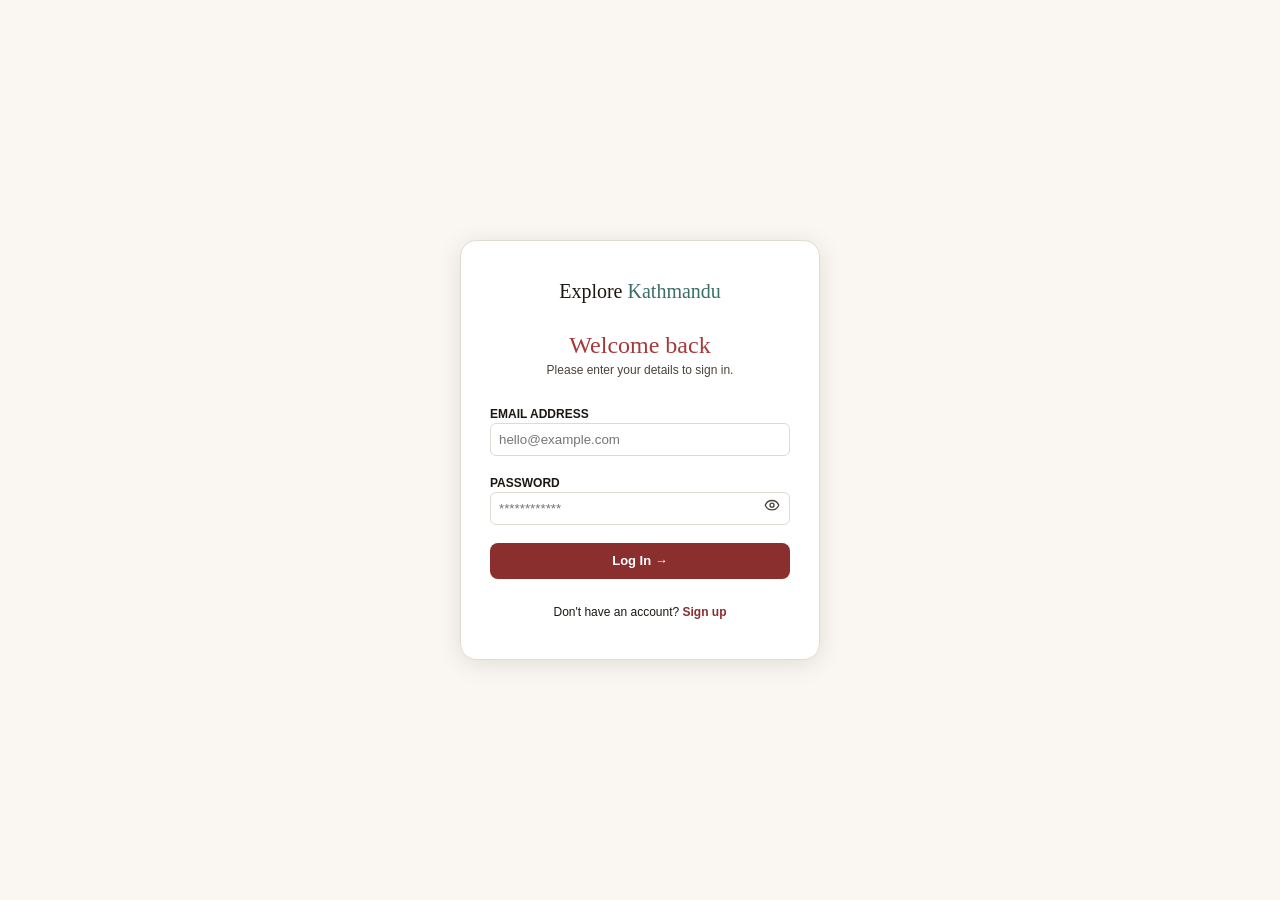
<file: login.html>
<!DOCTYPE html>
<html lang="en">
<head>
    <meta charset="UTF-8">
    <meta name="viewport" content="width=device-width, initial-scale=1.0">
    <link rel="stylesheet" href="./css/style.css">
    <title>Explore Kathmandu | Log In</title>
    <style>
        .login-btn {
            background-color: var(--tertiary);
            color: white;
            padding: 8px 32px;
            border-radius: 8px;
            font-size: small;
            font-weight: 600;
        }

        .signup-page-switch {
            color: var(--tertiary);
            font-weight: bold;
        }

        .signup-page-switch:hover {
            color: var(--tertiary-hover);
            text-decoration: underline;
        }

        .login-btn:hover {
            background-color: var(--tertiary-hover);
            transition: all ease 0.3s;
        }

        main {
            min-height: 100vh;
            display: flex;
            align-items: center;
        }

        .form-container {
            width: 360px;
            margin: 0 auto;
            padding: 36px 24px;
            display: flex;
            flex-direction: column;
            align-items: center;
            gap: 24px;
            background-color: var(--surface);
            border: 1px solid var(--border);
            border-radius: 16px;
            box-shadow: 0px 4px 24px rgba(0, 0, 0, 0.1);
        }

        h5 span {
            color: var(--primary);
        }

        h5:hover {
            cursor: pointer;

            span {
                color: var(--primary-hover);
            }
        }

        .login-title {
            display: flex;
            flex-direction: column;
            align-items: center;
        }

        .login-title h4 {
            color: var(--tertiary-hover);
        }

        .login-title p {
            color: var(--text-secondary);
        }

        .login-form {
            display: flex;
            flex-direction: column;
            gap: 18px;
        }

        .input {
            width: 300px;
            display: flex;
            flex-direction: column;
        }

        .input-field {
            outline: none;
            border: 1px solid var(--border);
            padding: 8px 8px;
            border-radius: 6px;
        }

        .input-field:focus {
            border: 1px solid var(--tertiary);
            transition: all ease-in-out 0.3s;
        }

        .password-wrapper {
            position: relative;
        }

        .password-wrapper .input-field {
            width: 100%;
            box-sizing: border-box;
            padding-right: 40px;
        }

        .show-password {
            position: absolute;
            right: 10px;
            top: 50%;
            transform: translateY(-50%);

            padding: 0;
            border: none;
            background: none;

            color: var(--text-secondary);
            cursor: pointer;
            font-size: 16px;
        }

        .show-password:hover {
            color: var(--tertiary);
        }
    </style>
</head>

<body>
    <main>
        <div class="form-container">
            <a href="./index.html">
                <h5 class="heading-5">Explore <span>Kathmandu</span></h5>
            </a>
            <div class="login-title">
                <h4 class="heading-4">Welcome back</h4>
                <p class="category-text">Please enter your details to sign in.</p>
            </div>
            <form action="" class="login-form">
                <div class="input">
                    <label for="email" class="caption">EMAIL ADDRESS</label>
                    <input type="email" name="email" id="email" class="input-field" placeholder="hello@example.com"
                        required>
                </div>
                <div class="input">
                    <label for="password" class="caption">PASSWORD</label>

                    <div class="password-wrapper">
                        <input type="password" name="password" id="password" class="input-field"
                            placeholder="************" required>

                        <button type="button" class="show-password" onclick="togglePassword('password', this)"
                            aria-label="Show password">
                            <svg xmlns="http://www.w3.org/2000/svg" width="16" height="16" viewBox="0 0 24 24"
                                fill="none" stroke="currentColor" stroke-width="2" stroke-linecap="round"
                                stroke-linejoin="round" class="lucide lucide-eye-icon lucide-eye">
                                <path
                                    d="M2.062 12.348a1 1 0 0 1 0-.696 10.75 10.75 0 0 1 19.876 0 1 1 0 0 1 0 .696 10.75 10.75 0 0 1-19.876 0" />
                                <circle cx="12" cy="12" r="3" />
                            </svg>
                        </button>
                    </div>
                </div>
                <div class="input">
                    <button class="login-btn">Log In &rarr;</button>
                </div>
            </form>
            <div class="no_account category-text">
                Don't have an account? <a href="./signup.html" class="signup-page-switch">Sign up</a>
            </div>
        </div>
    </main>
    <script>
        function togglePassword(inputId, button) {
            const input = document.getElementById(inputId);

            const eyeIcon = `
            <svg xmlns="http://www.w3.org/2000/svg"
                width="16"
                height="16"
                viewBox="0 0 24 24"
                fill="none"
                stroke="currentColor"
                stroke-width="2"
                stroke-linecap="round"
                stroke-linejoin="round">
                <path d="M2 12s3.5-7 10-7 10 7 10 7-3.5 7-10 7S2 12 2 12Z"/>
                <circle cx="12" cy="12" r="3"/>
            </svg>
        `;

            const eyeOffIcon = `
            <svg xmlns="http://www.w3.org/2000/svg"
                width="16"
                height="16"
                viewBox="0 0 24 24"
                fill="none"
                stroke="currentColor"
                stroke-width="2"
                stroke-linecap="round"
                stroke-linejoin="round">
                <path d="M10.733 5.076a10.744 10.744 0 0 1 11.205 6.575 1 1 0 0 1 0 .696 10.747 10.747 0 0 1-1.444 2.49"/>
                <path d="M14.084 14.158a3 3 0 0 1-4.242-4.242"/>
                <path d="M17.479 17.499a10.75 10.75 0 0 1-15.417-5.151 1 1 0 0 1 0-.696 10.75 10.75 0 0 1 4.446-5.143"/>
                <path d="m2 2 20 20"/>
            </svg>
        `;

            if (input.type === "password") {
                input.type = "text";
                button.innerHTML = eyeOffIcon;
                button.setAttribute("aria-label", "Hide password");
            } else {
                input.type = "password";
                button.innerHTML = eyeIcon;
                button.setAttribute("aria-label", "Show password");
            }
        }

        const form = document.querySelector(".login-form");

        form.addEventListener("submit", function (event) {
            event.preventDefault();

            const email = document.getElementById("email").value.trim();
            const password = document.getElementById("password").value;

            if (!email || !password) {
                alert("Please fill in all fields.");
                return;
            }

            // very simple: just mark as logged in
            // (you can later make it check against a real account)
            const existingName = sessionStorage.getItem("userName") || "Traveller";
            sessionStorage.setItem("userName", existingName);
            sessionStorage.setItem("userEmail", email);
            sessionStorage.setItem("isLoggedIn", "true");

            window.location.href = "./profile.html";
        });
    </script>
</body>

</html>
</file>
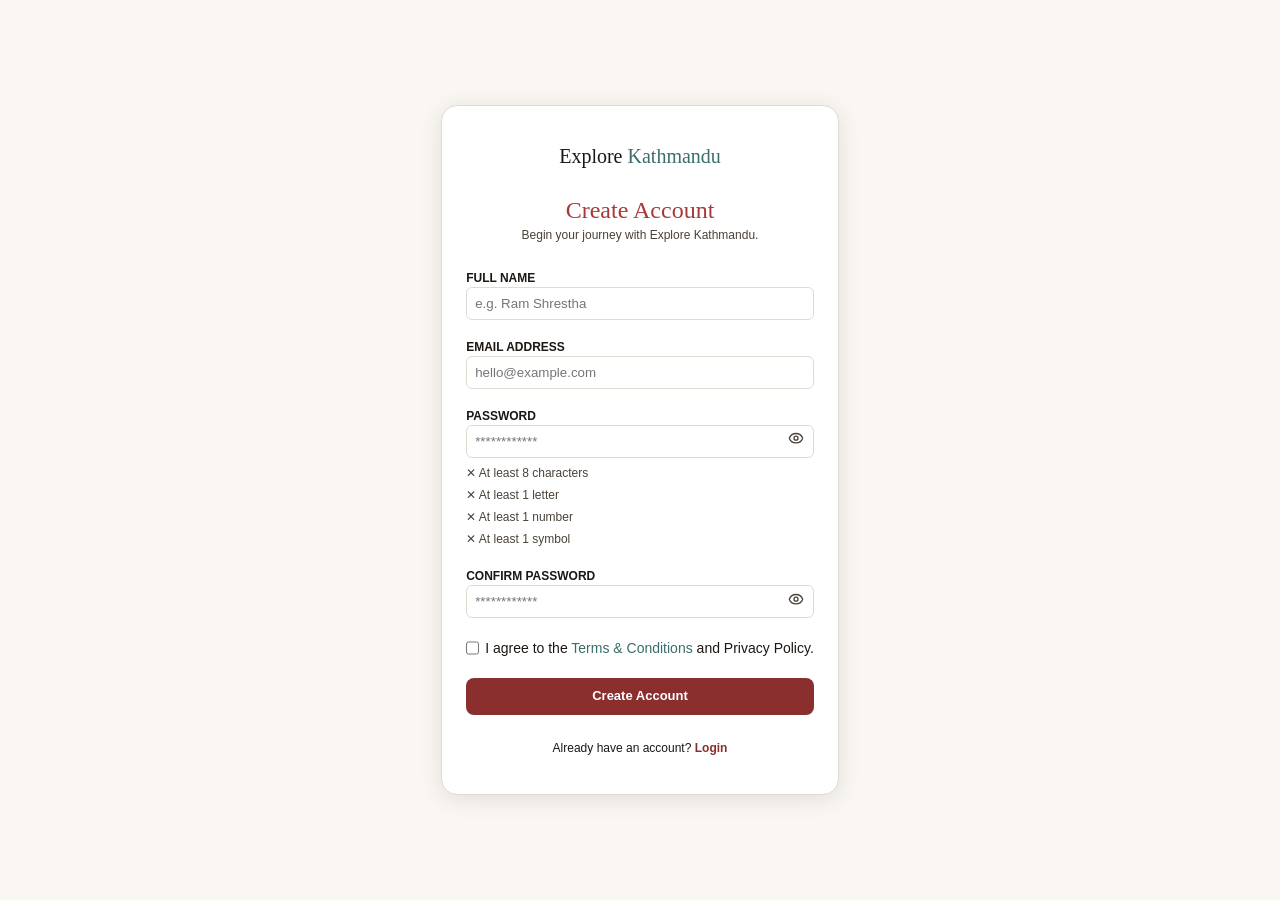
<file: signup.html>
<!DOCTYPE html>
<html lang="en">

<head>
    <meta charset="UTF-8">
    <meta name="viewport" content="width=device-width, initial-scale=1.0">
    <link rel="stylesheet" href="./css/style.css">
    <title>Explore Kathmandu | Create Account</title>
    <style>
        .create-account-btn {
            background-color: var(--tertiary);
            color: white;
            padding: 8px 32px;
            border-radius: 8px;
            font-size: small;
            font-weight: 600;
        }

        .login-page-switch {
            color: var(--tertiary);
            font-weight: bold;
        }

        .login-page-switch:hover {
            color: var(--tertiary-hover);
            text-decoration: underline;
        }

        .create-account-btn:hover {
            background-color: var(--tertiary-hover);
            transition: all ease 0.3s;
        }

        main {
            min-height: 100vh;
            display: flex;
            align-items: center;
        }

        .form-container {
            width: fit-content;
            margin: 0 auto;
            padding: 36px 24px;
            display: flex;
            flex-direction: column;
            align-items: center;
            gap: 24px;
            background-color: var(--surface);
            border: 1px solid var(--border);
            border-radius: 16px;
            box-shadow: 0px 4px 24px rgba(0, 0, 0, 0.1);
        }

        h5 span {
            color: var(--primary);
        }

        h5:hover {
            cursor: pointer;

            span {
                color: var(--primary-hover);
            }
        }

        .signup-title {
            display: flex;
            flex-direction: column;
            align-items: center;
        }

        .signup-title h4 {
            color: var(--tertiary-hover);
        }

        .signup-title p {
            color: var(--text-secondary);
        }

        .signup-form {
            display: flex;
            flex-direction: column;
            gap: 18px;
        }

        .input {
            display: flex;
            flex-direction: column;
        }

        .input-field {
            outline: none;
            border: 1px solid var(--border);
            padding: 8px 8px;
            border-radius: 6px;
        }

        .input-field:focus {
            border: 1px solid var(--tertiary);
            transition: all ease-in-out 0.3s;
        }

        .terms {
            display: flex;
            flex-direction: row;
            justify-content: center;
            gap: 6px;
        }

        .terms label span {
            color: var(--primary);
        }

        .terms label span:hover {
            cursor: pointer;
            color: var(--primary-hover);
            transition: all ease-in-out 0.3s;
        }

        .password-wrapper {
            position: relative;
        }

        .password-wrapper .input-field {
            width: 100%;
            box-sizing: border-box;
            padding-right: 40px;
        }

        .show-password {
            position: absolute;
            right: 10px;
            top: 50%;
            transform: translateY(-50%);

            padding: 0;
            border: none;
            background: none;

            color: var(--text-secondary);
            cursor: pointer;
            font-size: 16px;
        }

        .show-password:hover {
            color: var(--tertiary);
        }

        .password-requirements {
            display: flex;
            flex-direction: column;
            gap: 3px;
            margin-top: 6px;
        }

        .password-requirements p {
            margin: 0;
            font-size: 12px;
            color: var(--text-secondary);
        }

        .password-requirements p.valid {
            color: var(--primary);
        }
    </style>
</head>

<body>
    <main>
        <div class="form-container">
            <a href="./index.html">
                <h5 class="heading-5">Explore <span>Kathmandu</span></h5>
            </a>
            <div class="signup-title">
                <h4 class="heading-4">Create Account</h4>
                <p class="category-text">Begin your journey with Explore Kathmandu.</p>
            </div>
            <form action="" class="signup-form">
                <div class="input">
                    <label for="fullname" class="caption">FULL NAME</label>
                    <input type="text" name="fullname" id="fullname" class="input-field" placeholder="e.g. Ram Shrestha"
                        required>
                </div>
                <div class="input">
                    <label for="email" class="caption">EMAIL ADDRESS</label>
                    <input type="email" name="email" id="email" class="input-field" placeholder="hello@example.com"
                        required>
                </div>
                <div class="input">
                    <label for="password" class="caption">PASSWORD</label>

                    <div class="password-wrapper">
                        <input type="password" name="password" id="password" class="input-field"
                            placeholder="************" required>

                        <button type="button" class="show-password" onclick="togglePassword('password', this)"
                            aria-label="Show password">
                            <svg xmlns="http://www.w3.org/2000/svg" width="16" height="16" viewBox="0 0 24 24"
                                fill="none" stroke="currentColor" stroke-width="2" stroke-linecap="round"
                                stroke-linejoin="round" class="lucide lucide-eye-icon lucide-eye">
                                <path
                                    d="M2.062 12.348a1 1 0 0 1 0-.696 10.75 10.75 0 0 1 19.876 0 1 1 0 0 1 0 .696 10.75 10.75 0 0 1-19.876 0" />
                                <circle cx="12" cy="12" r="3" />
                            </svg>
                        </button>
                    </div>
                    <div class="password-requirements">
                        <p id="length-check">✕ At least 8 characters</p>
                        <p id="letter-check">✕ At least 1 letter</p>
                        <p id="number-check">✕ At least 1 number</p>
                        <p id="symbol-check">✕ At least 1 symbol</p>
                    </div>
                </div>

                <div class="input">
                    <label for="password-confirm" class="caption">CONFIRM PASSWORD</label>

                    <div class="password-wrapper">
                        <input type="password" name="password-confirm" id="password-confirm" class="input-field"
                            placeholder="************" required>

                        <button type="button" class="show-password" onclick="togglePassword('password-confirm', this)"
                            aria-label="Show password">
                            <svg xmlns="http://www.w3.org/2000/svg" width="16" height="16" viewBox="0 0 24 24"
                                fill="none" stroke="currentColor" stroke-width="2" stroke-linecap="round"
                                stroke-linejoin="round" class="lucide lucide-eye-icon lucide-eye">
                                <path
                                    d="M2.062 12.348a1 1 0 0 1 0-.696 10.75 10.75 0 0 1 19.876 0 1 1 0 0 1 0 .696 10.75 10.75 0 0 1-19.876 0" />
                                <circle cx="12" cy="12" r="3" />
                            </svg>
                        </button>
                    </div>
                </div>
                <div class="terms">
                    <input type="checkbox" name="terms&conditions" id="terms&conditions"> <label for="terms&conditions"
                        class="body-small">I agree to the <span>Terms & Conditions</span> and Privacy Policy.</label>
                </div>
                <div class="input">
                    <button class="create-account-btn">Create Account</button>
                </div>
            </form>
            <div class="already_have_an_account category-text">
                Already have an account? <a href="./login.html" class="login-page-switch">Login</a>
            </div>
        </div>
    </main>
    <script>
        function togglePassword(inputId, button) {
            const input = document.getElementById(inputId);

            const eyeIcon = `
            <svg xmlns="http://www.w3.org/2000/svg"
                width="16"
                height="16"
                viewBox="0 0 24 24"
                fill="none"
                stroke="currentColor"
                stroke-width="2"
                stroke-linecap="round"
                stroke-linejoin="round">
                <path d="M2 12s3.5-7 10-7 10 7 10 7-3.5 7-10 7S2 12 2 12Z"/>
                <circle cx="12" cy="12" r="3"/>
            </svg>
        `;

            const eyeOffIcon = `
            <svg xmlns="http://www.w3.org/2000/svg"
                width="16"
                height="16"
                viewBox="0 0 24 24"
                fill="none"
                stroke="currentColor"
                stroke-width="2"
                stroke-linecap="round"
                stroke-linejoin="round">
                <path d="M10.733 5.076a10.744 10.744 0 0 1 11.205 6.575 1 1 0 0 1 0 .696 10.747 10.747 0 0 1-1.444 2.49"/>
                <path d="M14.084 14.158a3 3 0 0 1-4.242-4.242"/>
                <path d="M17.479 17.499a10.75 10.75 0 0 1-15.417-5.151 1 1 0 0 1 0-.696 10.75 10.75 0 0 1 4.446-5.143"/>
                <path d="m2 2 20 20"/>
            </svg>
        `;

            if (input.type === "password") {
                input.type = "text";
                button.innerHTML = eyeOffIcon;
                button.setAttribute("aria-label", "Hide password");
            } else {
                input.type = "password";
                button.innerHTML = eyeIcon;
                button.setAttribute("aria-label", "Show password");
            }
        }


        // Password validation
        const password = document.getElementById("password");

        password.addEventListener("input", function () {

            const value = password.value;

            const hasLength = value.length >= 8;
            const hasLetter = /[A-Za-z]/.test(value);
            const hasNumber = /[0-9]/.test(value);
            const hasSymbol = /[^A-Za-z0-9]/.test(value);

            updateRequirement("length-check", hasLength);
            updateRequirement("letter-check", hasLetter);
            updateRequirement("number-check", hasNumber);
            updateRequirement("symbol-check", hasSymbol);
        });


        function updateRequirement(id, valid) {

            const requirement = document.getElementById(id);

            if (valid) {
                requirement.textContent = "✓ " + requirement.textContent.substring(2);
                requirement.classList.add("valid");
            } else {
                requirement.textContent = "✕ " + requirement.textContent.substring(2);
                requirement.classList.remove("valid");
            }
        }

        const form = document.querySelector(".signup-form");

        form.addEventListener("submit", function (event) {
            event.preventDefault();   // stop the page from reloading

            const name = document.getElementById("fullname").value.trim();
            const email = document.getElementById("email").value.trim();
            const password = document.getElementById("password").value;
            const confirmPassword = document.getElementById("password-confirm").value;
            const terms = document.getElementById("terms&conditions").checked;

            // keep your existing password checks
            const validPassword =
                password.length >= 8 &&
                /[A-Za-z]/.test(password) &&
                /[0-9]/.test(password) &&
                /[^A-Za-z0-9]/.test(password);

            if (!validPassword) {
                document.getElementById("password").focus();
                alert("Please create a password that meets all the requirements.");
                return;
            }

            if (password !== confirmPassword) {
                document.getElementById("password-confirm").focus();
                alert("Passwords do not match.");
                return;
            }

            if (!terms) {
                alert("Please agree to the Terms & Conditions.");
                return;
            }

            if (!name) {
                alert("Please enter your full name.");
                return;
            }

            // NEW: save the name temporarily and go to profile
            sessionStorage.setItem("userName", name);
            sessionStorage.setItem("userEmail", email);
            sessionStorage.setItem("isLoggedIn", "true");

            window.location.href = "./profile.html";
        });
    </script>
</body>

</html>
</file>
<file: css/style.css>
:root {
    /* colors */
    --primary: #3B6D6A;
    --primary-hover: #4F8F8B;
    --secondary: #D4AF37;
    --secondary-hover: #E6C25E;
    --tertiary: #8A2E2E;
    --tertiary-hover: #A63A3A;
    --footer-bg: #161513;

    --text-primary: #1C1712;
    --text-secondary: #4A4239;
    --text-tertiary: #7A7368;
    --background: #FAF7F2;
    --surface: #FFFFFF;
    --surface-hover: #EDE7DD;
    --border: #E0DBD2;
    --border-hover: #CFC7BC;


    /* fonts */
    --headings: "Libre Baskerville", serif;
    --body-text: "Plus Jakarta Sans", sans-serif;
}

.dark-theme {
    --text-primary: #F3F1EE;
    --text-secondary: #C8C2B8;
    --text-tertiary: #8E867A;
    --background: #1C1712;
    --surface: #251F1A;
    --surface-hover: #3A3129;
    --border: #4A4239;
    --border-hover: #6A5D4D;
    --footer-bg: #161513;
}

* {
    margin: 0;
    padding: 0;
    box-sizing: border-box;
}

html {
    scroll-behavior: smooth;
}

body {
    font-family: var(--body-text);
    color: var(--text-primary);
    background-color: var(--background);
    line-height: 1.6;
    transition: background-color 0.3s, color 0.3s;
}

h1,
h2,
h3,
h4,
h5,
h6 {
    font-family: var(--headings);
    color: var(--text-primary);
}

img {
    max-width: 100%;
    height: auto;
    display: block;
}

a {
    text-decoration: none;
    color: inherit;
}

ul {
    list-style: none;
}

button {
    cursor: pointer;
    border: none;
    font: inherit;
    background: none;
}

.container {
    width: min(90%, 1200px);
    margin: 0 auto;
}

/* consistent font styles */

.display-text {
    font-family: var(--headings);
    font-size: 56px;
    line-height: 72px;
    font-weight: 600;
}

.heading-1 {
    font-family: var(--headings);
    font-size: 48px;
    line-height: 56px;
    font-weight: 700;
}

.heading-2 {
    font-family: var(--headings);
    font-size: 40px;
    line-height: 48px;
    font-weight: 400;
}

.heading-3 {
    font-family: var(--headings);
    font-size: 32px;
    line-height: 40px;
    font-weight: 400;
}

.heading-4 {
    font-family: var(--headings);
    font-size: 24px;
    line-height: 32px;
    font-weight: 400;
}

.heading-5 {
    font-family: var(--headings);
    font-size: 20px;
    line-height: 28px;
    font-weight: 400;
}

.body-large {
    font-family: var(--body-text);
    font-size: 18px;
    line-height: 30px;
    font-weight: 400;
}

.body {
    font-family: var(--body-text);
    font-size: 16px;
    line-height: 28px;
    font-weight: 400;
}

.body-small {
    font-family: var(--body-text);
    font-size: 14px;
    line-height: 24px;
    font-weight: 400;
}

.caption {
    font-family: var(--body-text);
    font-size: 12px;
    line-height: 18px;
    font-weight: 700;
}

.category-text {
    font-family: var(--body-text);
    font-size: 12px;
    font-weight: 400;
}

.navigation-text {
    font-family: var(--body-text);
    font-size: 16px;
    font-weight: 500;
    border-bottom: 3px solid transparent;
    opacity: 0.7;
    transition:
        border-color 0.3s ease,
        opacity 0.3s ease;
}

.navigation-text:hover {
    border-bottom-color: var(--primary-hover);
    opacity: 1;
}

.footer-navigation-text {
    color: #E0DBD2;
    width: fit-content;
    font-family: var(--body-text);
    font-size: 14px;
    font-weight: 300;
    border-bottom: 2px solid transparent;
    opacity: 0.7;
    transition:
        border-color 0.3s ease,
        opacity 0.3s ease;
}

.footer-navigation-text:hover {
    border-bottom-color: var(--primary-hover);
    opacity: 1;
}

/* button styling */
.primary-btn {
    background-color: var(--tertiary);
    color: white;
    padding: 8px 32px;
    border-radius: 24px;
    font-size: small;
    font-weight: 600;
}

.primary-btn:hover {
    background-color: var(--tertiary-hover);
    transition: all ease 0.3s;
}

.outline-btn {
    color: var(--tertiary);
    padding: 6px 32px;
    border: 2px solid var(--tertiary);
    border-radius: 24px;
    font-size: small;
    font-weight: 600;
}

.outline-btn:hover {
    background-color: var(--tertiary);
    color: white;
    transition: all ease 0.3s;
}

.secondary-btn {
    background-color: var(--primary);
    color: white;
    padding: 8px 32px;
    border-radius: 24px;
    font-size: small;
    font-weight: 600;
}

.secondary-btn:hover {
    background-color: var(--primary-hover);
    transition: all ease 0.3s;
}

/* logo styling */
.logo {
    color: var(--text-primary);
}

.logo a span {
    color: var(--primary);
}

/* nav bar styling */
nav {
    background-color: var(--surface);
}

.nav-active {
    opacity: 1;
    border-bottom: 3px solid var(--primary-hover);
}

.nav {
    padding: 8px 0px;
    width: min(90%, 1200px);
    margin: 0 auto;
    display: flex;
    flex-direction: row;
    justify-content: space-between;
    align-items: center;
}

.nav .nav-menu-container {
    display: flex;
    flex-direction: row;
    gap: 18px;
}

.nav .nav-menu {
    display: flex;
    flex-direction: row;
    gap: 24px;
}

.nav .config {
    display: flex;
    flex-direction: row;
    justify-content: center;
    align-items: center;
    gap: 8px;
}

.theme-toggle {
    width: 20px;
    height: 20px;

    display: flex;
    align-items: center;
    justify-content: center;

    border: none;
    background: none;
    padding: 0;
    cursor: pointer;
}

.theme-toggle:hover .nav-icon {
    color: var(--primary-hover);
    transform: rotate(20deg);
}

.nav-icon {
    width: 20px;
    height: 20px;
    display: block;

    color: var(--text-primary);

    transition:
        color 0.3s ease,
        transform 0.3s ease;
}

.sun-icon {
    display: none;
}

.dark-theme .moon-icon {
    display: none;
}

.dark-theme .sun-icon {
    display: block;
}

/* title styling */

.title-container {
    max-width: 560px;
    margin: 0 auto;
    display: flex;
    flex-direction: column;
    align-items: center;
    justify-content: center;
}

.title-container .title-top {
    color: var(--tertiary);
}

.title-container .title-main {
    color: var(--text-primary);
}

.title-container .title-description {
    text-align: center;
    color: var(--text-secondary);
}


/* destinaton card styling */

.destination-card {
    display: flex;
    flex-direction: column;
    width: 100%;
    max-width: 388px;
    background: var(--surface);
    border: 1px solid var(--border);
    border-radius: 24px;
    overflow: hidden;
    box-sizing: border-box;
    box-shadow: 0px 2px 24px rgba(0, 0, 0, 0.08);
    transition: box-shadow ease-in 0.3s;
}

.destination-card:hover {
    box-shadow: 0px 2px 24px rgba(0, 0, 0, 0.18);
}

.destination-img img {
    transition: transform 0.6s ease-in-out;
}

.destination-card:hover .destination-img img {
    transform: scale(1.2);
}

.destination-img {
    position: relative;
    width: 100%;
    height: 240px;
    overflow: hidden;
}

.destination-img img {
    width: 100%;
    height: 100%;
    display: block;
    object-fit: cover;
}

.destination-settings {
    position: absolute;
    top: 16px;
    left: 20px;
    right: 20px;
    display: flex;
    justify-content: space-between;
    align-items: center;
}

/* Category */

.destination-category {
    min-width: 120px;
    min-height: 30px;
    padding: 2px 16px;
    display: flex;
    align-items: center;
    justify-content: center;
    background: var(--surface-hover);
    color: var(--text-secondary);
    border: 1px solid var(--text-tertiary);
    border-radius: 16px;
}

/* Favorite */

.add-to-favorites {
    width: 32px;
    height: 32px;
    display: flex;
    align-items: center;
    justify-content: center;
    background: var(--surface);
    border-radius: 50%;
    color: var(--text-secondary);
    cursor: pointer;
}

.add-to-favorites:hover {
    background-color: var(--tertiary-hover);
    color: #FFFFFF;
}

/* Destination Details   */

.destination-details {
    padding: 16px 24px 20px;
    display: flex;
    flex-direction: column;
    flex: 1;
}

/* Location */

.destination-location {
    color: var(--text-tertiary);
}

/* Rating */

.destination-ratings {
    color: var(--secondary-hover);
}

/* Destination Name */

.destination-name {
    margin-bottom: 4px;
    color: var(--text-primary);
}

/* Description */

.destination-description {
    min-height: 26px;
    margin-bottom: 22px;
    color: var(--text-secondary);
}

.view-details {
    margin-top: auto;
}

.view-details-btn {
    width: 100%;
}


/* footer styling */
footer {
    background-color: var(--footer-bg);
}

.footer {
    display: flex;
    flex-direction: column;
}

.footer-main {
    padding: 48px 0px 36px;
    display: flex;
    flex-direction: row;
    justify-content: space-between;
    flex-wrap: wrap;
    border-bottom: 1px solid #4A4239;
}

.footer-title {
    color: #ffffff;
}

.footer-main .footer-content {
    display: flex;
    flex-direction: column;
    max-width: 25%;
}

.footer-logo {
    color: #ffffff;
}

.footer-logo a span {
    color: var(--primary);
}

.footer-description {
    color: #C8C2B8;
}

.footer-main .footer-quick-links,
.footer-main .footer-guides {
    display: flex;
    flex-direction: column;
    gap: 12px;
}

.footer-contact {
    display: flex;
    flex-direction: column;
}

.footer-contact .footer-contact-details {
    color: #C8C2B8;
}

.footer-bottom {
    padding: 12px 0px;
    display: flex;
    flex-direction: row;
    justify-content: space-between;
}

.footer-bottom-text {
    font-family: var(--body-text);
    font-size: 12px;
    line-height: 18px;
    font-weight: 400;
    color: #8E867A;
}

/* destination details styling */
.cover-image-section {
    padding: 36px 0px;
}

.cover-image-container {
    position: relative;
    border-radius: 20px;
}

.cover-details {
    position: absolute;
    bottom: 24px;
    left: 24px;
}

.cover-image {
    width: 100%;
    height: 400px;
    filter: blur(1.6px);
    border-radius: inherit;
    object-fit: cover;
    object-position: center 10%;
}

.cover-category {
    color: var(--secondary-hover);
    font-family: var(--body-text);
    font-size: 20px;
    line-height: 24px;
    font-weight: 600;
}

.cover-name {
    color: #ffffff;
}

.destination-details-section {
    padding: 0px 0px 48px 0px;
}

.destination-details-container {
    display: grid;
    grid-template-columns: 2fr 1fr;
    gap: 64px;
    align-items: start;
}

.destination-details-content {
    display: flex;
    flex-direction: column;
    gap: 24px;
}

.overview-content {
    text-align: justify;
    color: var(--text-secondary);
}

.destination-overview-details {
    display: grid;
    grid-template-columns: 1fr 1fr;
    grid-template-rows: 1fr 1fr;
    gap: 16px;
}

.destination-details-card {
    display: flex;
    flex-direction: column;
    background-color: var(--surface);
    padding: 16px;
    border: 1px solid var(--border);
    border-radius: 16px;
}

.destination-detials-title {
    color: var(--tertiary-hover);
}

.destination-action-card {
    display: flex;
    flex-direction: column;
    gap: 8px;
    background-color: var(--surface);
    padding: 24px;
    border: 1px solid var(--border);
    border-radius: 16px;
}

.destination-entry-details {
    color: var(--tertiary);
}

.destination-details-ratings {
    color: var(--secondary-hover);
}

.add-to-favorites.is-favourited {
    background-color: var(--tertiary);
    color: #ffffff;
}
</file>
